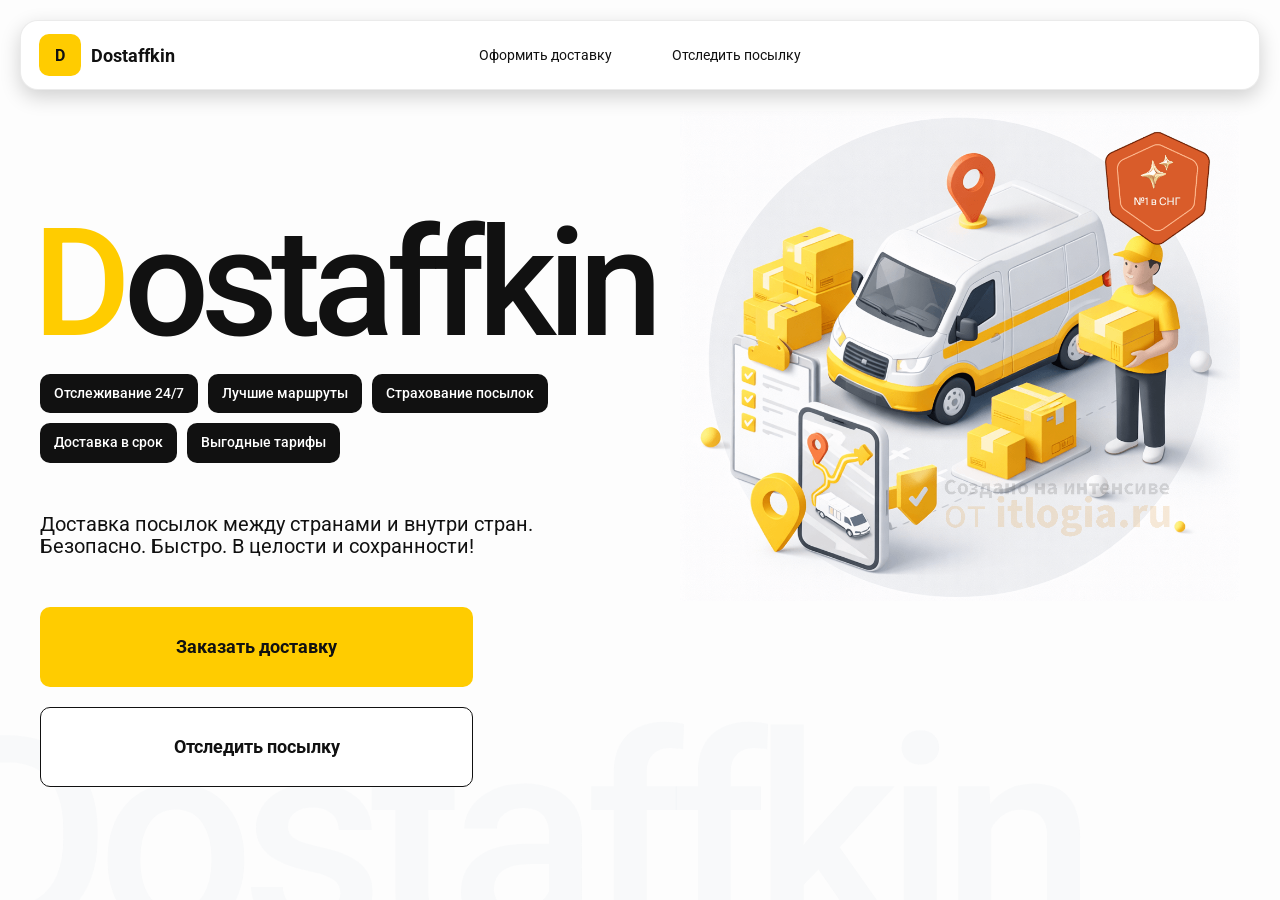
<file: index.html>
<!doctype html>
<html lang="ru">
  <head>
    <meta charset="utf-8" />
    <meta
      name="viewport"
      content="width=device-width,initial-scale=1,maximum-scale=1,user-scalable=0"
    />
    <title>
      Dostaffkin — Доставка посылок между странами и внутри стран. Безопасно.
      Быстро. В целости и сохранности!
    </title>

    <link href="styles/base.css" rel="stylesheet" />
    <link href="styles/base_adaptive.css" rel="stylesheet" />
    <link href="styles/index.css" rel="stylesheet" />
    <link href="styles/index_adaptive.css" rel="stylesheet" />
  </head>
  <body>
    <div class="container">
      <header class="header">
        <a class="header-brand" href="#">
          <div class="header-logo">D</div>
          <div class="header-title">Dostaffkin</div>
        </a>

        <nav class="header-menu">
          <a class="header-link" href="./order.html">Оформить <span>доставку</span></a>
          <a class="header-link" href="./track.html">Отследить <span>посылку</span></a>
        </nav>
      </header>

      <main class="main">
        <section class="main-info">
          <div class="main-title"><span>D</span>ostaffkin</div>
          <div class="main-features">
            <div class="main-feature">Отслеживание 24/7</div>
            <div class="main-feature">Лучшие маршруты</div>
            <div class="main-feature">Страхование посылок</div>
            <div class="main-feature">Доставка в срок</div>
            <div class="main-feature">Выгодные тарифы</div>
          </div>
          <div class="main-description">
            Доставка посылок между странами и внутри стран. Безопасно. Быстро. В
            целости и сохранности!
          </div>
          <div class="main-actions">
            <a class="button" type="button" href="./order.html"
              >Заказать доставку</a
            >
            <a class="button button-white" type="button" href="./track.html"
              >Отследить посылку</a
            >
          </div>
        </section>
        <div class="main-title-ghost">Dostaffkin</div>
        <section class="main-image">
          <img src="images/main-image.png" alt="Main image" />
        </section>
      </main>
    </div>
  </body>
</html>
</file>
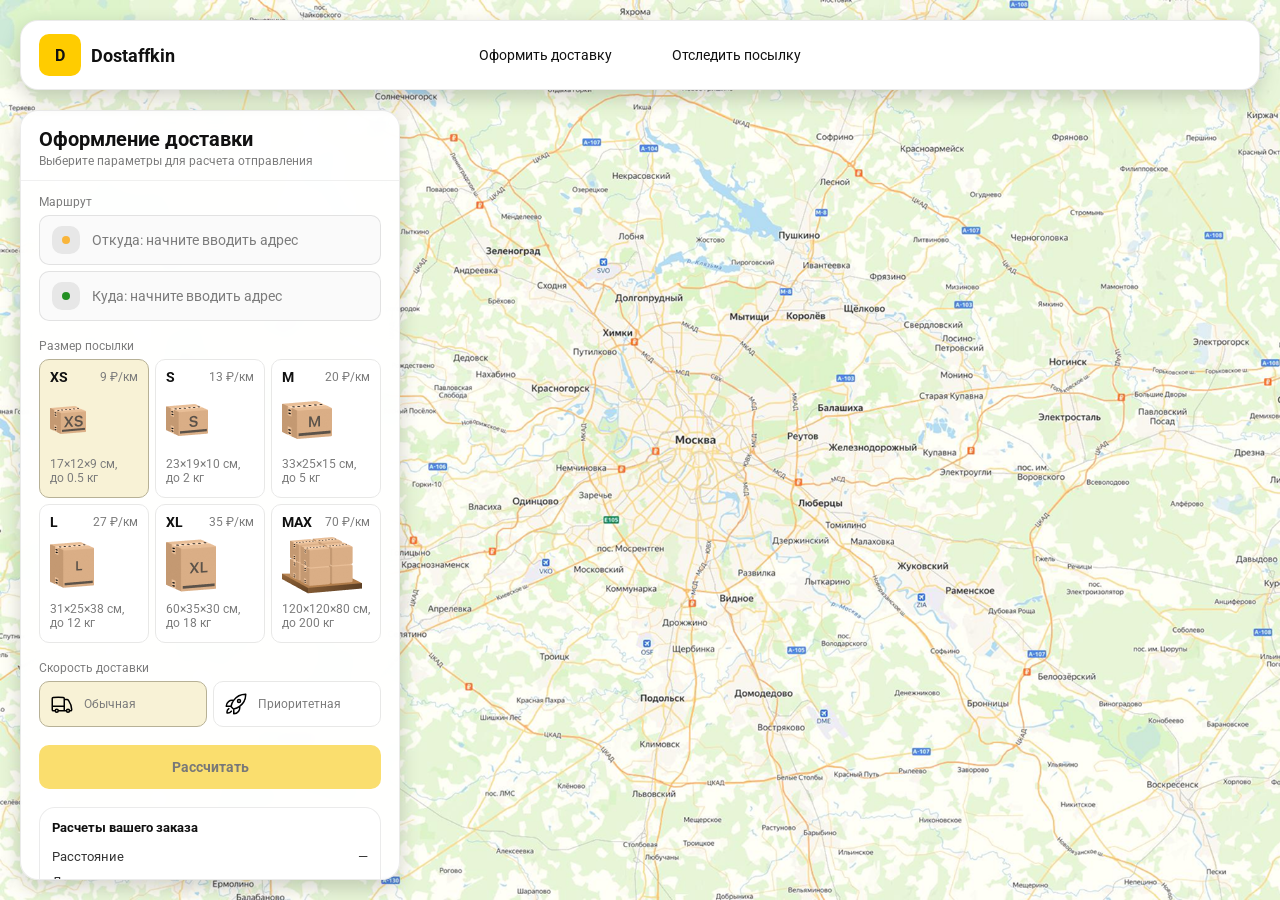
<file: order.html>
<!doctype html>
<html lang="ru">
  <head>
    <meta charset="utf-8" />
    <meta
      name="viewport"
      content="width=device-width,initial-scale=1,maximum-scale=1,user-scalable=0"
    />
    <title>Оформление доставки</title>

    <link rel="stylesheet" href="styles/base.css" />
    <link rel="stylesheet" href="styles/base_adaptive.css" />

    <link rel="stylesheet" href="styles/order.css" />
    <link rel="stylesheet" href="styles/order_adaptive.css" />
  </head>
  <body>
    <div id="map"></div>

    <header class="header">
      <a class="header-brand" href="./index.html">
        <div class="header-logo">D</div>
        <div class="header-title">Dostaffkin</div>
      </a>

      <nav class="header-menu">
        <a class="header-link" href="#">Оформить <span>доставку</span></a>
        <a class="header-link" href="./track.html"
          >Отследить <span>посылку</span></a
        >
      </nav>
    </header>

    <aside class="main" id="sidebar">
      <div class="main-header">
        <div class="main-title">Оформление доставки</div>
        <div class="main-text">Выберите параметры для расчета отправления</div>
      </div>
      <div class="main-content">
        <div class="main-route">
          <div class="main-block-title">Маршрут</div>
          <div class="main-fields">
            <div class="main-field" id="fromField">
              <div class="main-pin"></div>
              <input
                id="from"
                placeholder="Откуда: начните вводить адрес"
                autocomplete="off"
              />
              <div
                class="main-ac"
                id="fromAc"
                role="listbox"
                aria-label="Подсказки адресов"
              ></div>
            </div>

            <div class="main-field" id="toField">
              <div class="main-pin"></div>
              <input
                id="to"
                placeholder="Куда: начните вводить адрес"
                autocomplete="off"
              />
              <div
                class="main-ac"
                id="toAc"
                role="listbox"
                aria-label="Подсказки адресов"
              ></div>
            </div>
          </div>
        </div>
        <div class="main-package">
          <div class="main-block-title">Размер посылки</div>

          <div class="main-sizes">
            <div class="main-size-card is-active" data-value="xs">
              <div class="main-size-top">
                <div class="main-size-label">XS</div>
                <div class="main-size-rate">9 ₽/км</div>
              </div>
              <div class="main-size-media">
                <img src="images/sizes/xs.png" alt="Короб XS" />
              </div>
              <div class="main-size-description">
                17×12×9 см,<br />до 0.5 кг
              </div>
            </div>

            <div class="main-size-card" data-value="s">
              <div class="main-size-top">
                <div class="main-size-label">S</div>
                <div class="main-size-rate">13 ₽/км</div>
              </div>
              <div class="main-size-media">
                <img src="images/sizes/s.png" alt="Короб S" />
              </div>
              <div class="main-size-description">23×19×10 см,<br />до 2 кг</div>
            </div>

            <div class="main-size-card" data-value="m">
              <div class="main-size-top">
                <div class="main-size-label">M</div>
                <div class="main-size-rate">20 ₽/км</div>
              </div>
              <div class="main-size-media">
                <img src="images/sizes/m.png" alt="Короб M" />
              </div>
              <div class="main-size-description">33×25×15 см,<br />до 5 кг</div>
            </div>

            <div class="main-size-card" data-value="l">
              <div class="main-size-top">
                <div class="main-size-label">L</div>
                <div class="main-size-rate">27 ₽/км</div>
              </div>
              <div class="main-size-media">
                <img src="images/sizes/l.png" alt="Короб L" />
              </div>
              <div class="main-size-description">
                31×25×38 см,<br />до 12 кг
              </div>
            </div>

            <div class="main-size-card" data-value="xl">
              <div class="main-size-top">
                <div class="main-size-label">XL</div>
                <div class="main-size-rate">35 ₽/км</div>
              </div>
              <div class="main-size-media">
                <img src="images/sizes/xl.png" alt="Короб XL" />
              </div>
              <div class="main-size-description">
                60×35×30 см,<br />до 18 кг
              </div>
            </div>

            <div class="main-size-card" data-value="max">
              <div class="main-size-top">
                <div class="main-size-label">MAX</div>
                <div class="main-size-rate">70 ₽/км</div>
              </div>
              <div class="main-size-media main-size-media-palleta">
                <img src="images/sizes/max.png" alt="Паллета" />
              </div>
              <div class="main-size-description">
                120×120×80 см,<br />до 200 кг
              </div>
            </div>
          </div>
        </div>

        <div class="main-speed">
          <div class="main-block-title">Скорость доставки</div>

          <div class="main-speeds">
            <div class="main-speed-card is-active" data-value="regular">
              <img
                class="main-speed-media"
                src="images/icons/regular.svg"
                alt="Regular"
              />
              <div class="main-speed-description">Обычная</div>
            </div>
            <div class="main-speed-card" data-value="fast">
              <img
                class="main-speed-media"
                src="images/icons/fast.svg"
                alt="Fast"
              />
              <div class="main-speed-description">Приоритетная</div>
            </div>
          </div>
        </div>

        <div class="main-calculate-block">
          <button
            id="calc"
            class="button calculate-button"
            type="button"
            disabled
          >
            Рассчитать
          </button>
        </div>
        <div class="main-result" id="result">
          <div class="main-result-title">Расчеты вашего заказа</div>
          <div class="main-result-lines">
            <div class="main-result-line">
              <span>Расстояние</span><span id="distanceValue">—</span>
            </div>
            <div class="main-result-line">
              <span>Доставим через</span><span id="durationValue">—</span>
            </div>
            <div class="main-result-line">
              <span>Тариф</span><span id="rateValue">—</span>
            </div>
          </div>
          <div class="main-price">
            <div class="main-price-label">Итого</div>
            <div class="main-price-value" id="totalValue">—</div>
          </div>
        </div>
        <div class="main-order-box">
          <div class="main-order-form" id="orderForm">
            <div class="main-order-title">Оформление доставки</div>
            <div class="main-block-info-row">
              <div class="main-block-title">Контакты</div>
              <div class="order-fields">
                <div class="main-field">
                  <input
                    id="customerName"
                    placeholder="Ваше имя"
                    autocomplete="off"
                  />
                </div>
                <div class="main-field">
                  <input
                    id="customerPhone"
                    placeholder="Ваш телефон"
                    autocomplete="off"
                    inputmode="tel"
                  />
                </div>
              </div>
            </div>
            <div class="main-block-info-row extra-info">
              <div class="main-block-title">Дополнительная информация</div>
              <div class="main-field textarea">
                <textarea
                  id="comment"
                  placeholder="Детали доставки и комментарии"
                ></textarea>
              </div>
            </div>
            <button
              id="submit"
              class="button main-submit-request"
              type="button"
              disabled
            >
              Отправить заявку
            </button>
          </div>

          <div class="main-order-success" id="orderSuccess">
            <div class="main-success-icon">✓</div>
            <div class="main-success-title">Заявка отправлена!</div>
            <div class="main-success-title">
              Номер отправления – <span id="orderId"></span>
            </div>
            <div class="main-success-subtitle">Мы скоро свяжемся с вами</div>
          </div>
        </div>
      </div>
    </aside>
  </body>
</html>
</file>
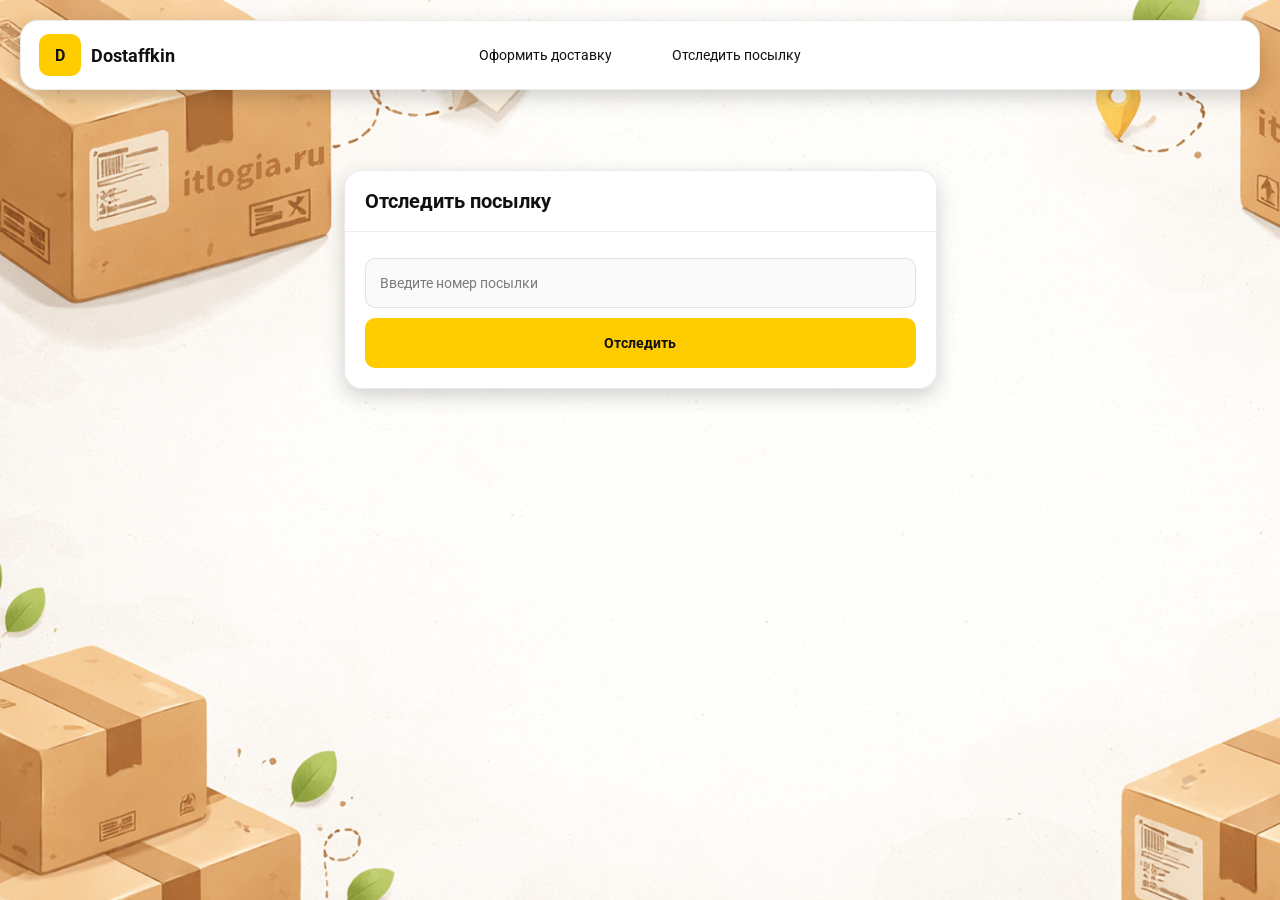
<file: track.html>
<!doctype html>
<html lang="ru">
  <head>
    <meta charset="utf-8" />
    <meta
      name="viewport"
      content="width=device-width,initial-scale=1,maximum-scale=1,user-scalable=0"
    />
    <title>Отследить посылку</title>
    <link rel="stylesheet" href="styles/base.css" />
    <link rel="stylesheet" href="styles/base_adaptive.css" />

    <link rel="stylesheet" href="styles/track.css" />
    <link rel="stylesheet" href="styles/track_adaptive.css" />
  </head>
  <body>
    <div class="container">
      <header class="header">
        <a class="header-brand" href="./index.html">
          <div class="header-logo">D</div>
          <div class="header-title">Dostaffkin</div>
        </a>

        <nav class="header-menu">
          <a class="header-link" href="./order.html">Оформить <span>доставку</span></a>
          <a class="header-link" href="#">Отследить <span>посылку</span></a>
        </nav>
      </header>
      <main class="track-content">
        <section class="track-card track-search">
          <div class="track-title">Отследить посылку</div>
          <div class="track-action">
            <div class="main-field track-field">
              <input
                id="trackNumber"
                placeholder="Введите номер посылки"
                autocomplete="off"
              />
            </div>
            <button id="trackButton" class="button track-button" type="button">
              Отследить
            </button>
          </div>
        </section>

        <section class="track-card track-result" id="trackResult">
          <div class="track-result-header">
            <div class="track-id" id="trackIdValue"></div>
            <div class="track-routes">
              <div class="track-route">
                <div class="track-route-pin">
                  <svg
                    xmlns="http://www.w3.org/2000/svg"
                    fill="none"
                    viewBox="0 0 24 24"
                    stroke-width="1.5"
                    stroke="orange"
                    class="size-6"
                  >
                    <path
                      stroke-linecap="round"
                      stroke-linejoin="round"
                      d="M15 10.5a3 3 0 1 1-6 0 3 3 0 0 1 6 0Z"
                    />
                    <path
                      stroke-linecap="round"
                      stroke-linejoin="round"
                      d="M19.5 10.5c0 7.142-7.5 11.25-7.5 11.25S4.5 17.642 4.5 10.5a7.5 7.5 0 1 1 15 0Z"
                    />
                  </svg>
                </div>
                <div class="track-route-address" id="trackFromValue">
                  Откуда: Москва, улица Арбат, 1
                </div>
              </div>
              <div class="track-route track-route-arrow">
                <svg
                  xmlns="http://www.w3.org/2000/svg"
                  fill="none"
                  viewBox="0 0 24 24"
                  stroke-width="1.5"
                  stroke="currentColor"
                  class="size-6"
                >
                  <path
                    stroke-linecap="round"
                    stroke-linejoin="round"
                    d="M19.5 13.5 12 21m0 0-7.5-7.5M12 21V3"
                  />
                </svg>
              </div>
              <div class="track-route">
                <div class="track-route-pin">
                  <svg
                    xmlns="http://www.w3.org/2000/svg"
                    fill="none"
                    viewBox="0 0 24 24"
                    stroke-width="1.5"
                    stroke="green"
                    class="size-6"
                  >
                    <path
                      stroke-linecap="round"
                      stroke-linejoin="round"
                      d="M15 10.5a3 3 0 1 1-6 0 3 3 0 0 1 6 0Z"
                    />
                    <path
                      stroke-linecap="round"
                      stroke-linejoin="round"
                      d="M19.5 10.5c0 7.142-7.5 11.25-7.5 11.25S4.5 17.642 4.5 10.5a7.5 7.5 0 1 1 15 0Z"
                    />
                  </svg>
                </div>
                <div class="track-route-address" id="trackToValue">
                  Куда: Минск, проспект Независимости, 58
                </div>
              </div>
            </div>
          </div>
          <div class="track-info">
            <div class="track-status-title">Статус данной посылки:</div>
            <div class="track-status-list" id="trackStatusList">
              <div class="track-status created">
                <img
                  src="images/icons/created.svg"
                  class="track-status-icon"
                  alt="Created"
                />
                <div class="track-status-text">
                  <div class="track-status-text-state">Создан</div>
                  <div class="track-status-text-date">10.01.2026</div>
                </div>
              </div>

              <div class="track-status in-way">
                <img
                  src="images/icons/in-way.svg"
                  class="track-status-icon"
                  alt="In way"
                />
                <div class="track-status-text">
                  <div class="track-status-text-state">В пути: Москва</div>
                  <div class="track-status-text-date">18.01.2026</div>
                </div>
              </div>

              <div class="track-status ready">
                <img
                  src="images/icons/ready.svg"
                  class="track-status-icon"
                  alt="Ready"
                />
                <div class="track-status-text">
                  <div class="track-status-text-state">Готов к выдаче</div>
                  <div class="track-status-text-date">25.01.2026</div>
                </div>
              </div>

              <div class="track-status done">
                <img
                  src="images/icons/done.svg"
                  class="track-status-icon"
                  alt="Done"
                />
                <div class="track-status-text">
                  <div class="track-status-text-state">Вручен</div>
                  <div class="track-status-text-date">27.01.2026</div>
                </div>
              </div>
            </div>
          </div>
        </section>
      </main>
    </div>
  </body>
</html>
</file>
<file: styles/base.css>
*, *::before, *::after {
    box-sizing: border-box;
}

@font-face {
    font-family: "Roboto";
    src: url("../fonts/Roboto-Regular.ttf");
    font-weight: normal;
}

@font-face {
    font-family: "Roboto";
    src: url("../fonts/Roboto-Bold.ttf");
    font-weight: bold;
}

@font-face {
    font-family: "Roboto";
    src: url("../fonts/Roboto-Medium.ttf");
    font-weight: 500;
}


html, body {
    margin: 0;
    color: #111111;
    font-family: "Roboto", sans-serif;
}

body {
    background: #FDFDFD;
}

.header {
    border-radius: 18px;
    box-shadow: 0 7px 20px 0 #0000002E;
    backdrop-filter: blur(10px);
    background: #ffffff;
    left: 20px;
    border: 1px solid rgba(0, 0, 0, 0.08);
    position: fixed;
    right: 20px;
    top: 20px;
    padding: 14px 18px;
    height: 70px;
    display: flex;
    align-items: center;
    z-index: 6;
}

.header-brand {
    display: flex;
    align-items: center;
    text-decoration: none;
    gap: 10px;
}

.header-logo {
    width: 42px;
    height: 42px;
    border-radius: 10px;
    background: #FFCC00;
    display: grid;
    place-items: center;
    font-weight: bold;
    color: #111;
}

.header-title {
    font-size: 18px;
    font-weight: bold;
    color: #111111;
    text-decoration: none;
}

.header-menu {
    display: flex;
    align-items: center;
    gap: 60px;
    margin: 0;
    position: absolute;
    left: 50%;
    transform: translateX(-50%);
}

.header-link {
    font-size: 14px;
    color: #111111;
    text-decoration: none;
}

.button {
    border: 0;
    outline: none;
    height: 44px;
    border-radius: 10px;
    font-size: 14px;
    font-weight: bold;
    cursor: pointer;
    font-family: inherit;
    transition: transform .08s ease, opacity .12s ease;
    background: #ffcc00;
    color: #111111;
    text-align: center;
    text-decoration: none;
}

.button:hover {
    background-color: #E5BC19;
}

.button:disabled {
    cursor: not-allowed;
    background-color: #FADE6E;
    color: #787878;
    transform: none;
}

.button.button-white {
    background: #ffffff;
    border: 1px solid #111111;
}

.button.button-white:hover {
    background: rgb(241 241 241);
}

.main-field {
    display: flex;
    align-items: center;
    margin-top: 6px;
    gap: 10px;
    border: 1px solid #1111111A;
    background: #FAFAFA;
    border-radius: 10px;
    padding: 10px 12px;
    position: relative;
    box-sizing: border-box;
    height: 50px;
}

.main-field.textarea {
    height: auto;
}

.main-pin {
    width: 28px;
    height: 28px;
    border-radius: 10px;
    background: rgba(17, 17, 17, 0.08);
    display: grid;
    place-items: center;
    flex: 0 0 auto;
    position: relative;
}

.main-pin::before {
    content: "";
    width: 8px;
    height: 8px;
    border-radius: 999px;
    background: orange;
    opacity: .75;
    display: block;
}

.main-field:last-child .main-pin::before {
    background: green;
    opacity: .85;
}

input, textarea {
    width: 100%;
    border: 0;
    outline: none;
    background: transparent;
    font-size: 14px;
    color: #111111;
    font-family: inherit;
}

textarea {
    resize: vertical;
    min-height: 72px;
    padding: 2px 0;
}

input::placeholder, textarea::placeholder {
    color: #7C7C7C;
}

.main-field:focus-within {
    border-color: rgba(0, 0, 0, 0.20);
    box-shadow: 0 0 0 4px rgba(255, 204, 0, 0.35);
    background: rgba(255, 255, 255, 0.75);
}
</file>
<file: styles/base_adaptive.css>
@media (max-width: 767px) {
    .header {
        left: 10px;
        right: 10px;
        top: 10px;
    }

    .header-link span {
        display: none;
    }

    .header-menu {
        gap: 20px;
        justify-content: flex-start;
        margin: 0 0 0 30px;
        position: static;
        transform: none;
    }
}

@media (max-width: 420px) {
    .header-title {
        display: none;
    }
}

@media (max-width: 374px) {
    .header-menu {
        gap: 10px;
        margin: 0 0 0 10px;
    }
}
</file>
<file: styles/index.css>
.container {
    overflow: hidden;
    min-height: 100vh;
}

.main {
    padding: 111px 40px 40px;
    position: relative;
    display: flex;
}

.main-info {
    max-width: 840px;
    width: 100%;
    position: relative;
}

.main-title {
    margin-top: 98px;
    font-weight: 500;
    font-size: 200px;
    line-height: 1;
    letter-spacing: -0.05em;
    color: #111111;
    left: -15px;
    position: relative;
}

.main-title span {
    color: #ffcc00;
}

.main-features {
    margin-top: 15px;
    display: flex;
    flex-wrap: wrap;
    gap: 10px;
}

.main-feature {
    background: #111111;
    color: #ffffff;
    padding: 12px 14px;
    font-weight: 500;
    font-size: 14px;
    line-height: 1.1;
    border-radius: 10px;
}

.main-description {
    margin-top: 50px;
    max-width: 500px;
    font-size: 20px;
    line-height: 1.1;
    color: #111111;
}

.main-actions {
    margin-top: 50px;
    display: flex;
    flex-direction: column;
    gap: 20px;
}

.main-actions .button {
    height: 80px;
    width: 433px;
    font-size: 18px;
    font-weight: bold;
    place-items: center;
    display: grid;
}

.main-title-ghost {
    position: absolute;
    z-index: -1;
    left: -70px;
    bottom: -150px;
    font-weight: 500;
    font-size: 278px;
    line-height: 1;
    letter-spacing: -0.05em;
    color: #ECEDF04D;
}

.main-image {
    width: 1024px;
    top: 100px;
    z-index: -2;
}

.main-image img {
    width: 100%;
    max-width: 1024px;
    height: auto;
    display: block;
}
</file>
<file: styles/index_adaptive.css>
@media (max-width: 1760px) {
    .main-title {
        font-size: 150px;
        left: -7px;
    }

    .main-info {
        max-width: 640px;
    }
}

@media (max-width: 1200px) {
    .main-info {
        max-width: 540px;
    }

    .main {
        padding: 111px 20px 20px;
    }

    .main-title {
        font-size: 120px;
        left: -4px;
    }

    .main-title-ghost {
        font-size: 220px;
    }
}

@media (max-width: 1024px) {
    .main-title {
        margin-top: 30px;
    }

    .main {
        flex-direction: column-reverse;
    }

    .main-image {
        max-width: 350px;
        position: absolute;
        left: 370px;
        top: 370px;
    }

    .main-info {
        max-width: 100%;
    }

    .main-actions {
        gap: 10px;
    }

    .main-actions .button {
        height: 50px;
        font-size: 14px;
        width: auto;
        max-width: 300px;
    }

    .main-description {
        max-width: 350px;
    }
}

@media (max-width: 570px) {
    .main-title {
        font-size: 88px;
    }

    .main-description {
        max-width: 100%
    }

    .main-actions {
       width: 100%;
    }

    .main-actions .button {
        width: 100%;
        max-width: 100%
    }

    .main-image {
        max-width: 650px;
        position: absolute;
        left: 170px;
        top: 70px;
        opacity: 0.2;
    }
}

@media (max-width: 400px) {
    .main-title {
        font-size: 70px;
    }
}
</file>
<file: styles/order.css>
#map {
    background-image: url("../images/order-bg.png");
    background-size: cover;
    position: fixed;
    inset: 0;
}

.main {
    border-radius: 18px;
    box-shadow: 0 7px 20px 0 #0000002E;
    backdrop-filter: blur(10px);
    background: rgba(255, 255, 255, 0.96);
    left: 20px;
    border: 1px solid rgba(0, 0, 0, 0.08);
    position: fixed;
    top: 110px;
    bottom: 20px;
    width: 380px;
    display: flex;
    flex-direction: column;
    overflow: hidden;
    z-index: 5;
}

.main-header {
    padding: 18px 18px 12px 18px;
    border-bottom: 1px solid rgba(0, 0, 0, 0.06);
    display: flex;
    flex-direction: column;
}

.main-title {
    font-size: 20px;
    line-height: 100%;
    font-weight: bold;
}

.main-text {
    font-size: 12px;
    margin-top: 5px;
    color: #7C7C7C;
}

.main-content {
    padding: 14px 18px 18px 18px;
    overflow: auto;
    scrollbar-width: none;
    display: flex;
    flex-direction: column;
    gap: 18px;
    flex: 1;
}

.main-block-title {
    font-size: 12px;
    color: #7C7C7C;
}

.main-route .main-block-title,
.main-package .main-block-title {
    margin-bottom: 6px;
}

.main-sizes {
    display: grid;
    gap: 6px;
    grid-template-columns: repeat(3, 1fr);
}

.main-size-card {
    border: 1px solid #E8E8E7;
    background: #FFFFFF;
    border-radius: 10px;
    padding: 10px;
    cursor: pointer;
    user-select: none;
    transition: transform .08s ease, border-color .12s ease, background .12s ease;
    min-height: 139px;
}

.main-size-card:hover {
    transform: translateY(-1px);
}

.main-size-card.is-active {
    background-color: #F8F2D6;
    border-color: #B7B196;
}

.main-size-top {
    display: flex;
    align-items: center;
    justify-content: space-between;
}

.main-size-label {
    font-weight: bold;
    font-size: 14px;
    color: #111111;
    line-height: 100%;
}

.main-size-rate {
    font-size: 12px;
    color: #7C7C7C;
    line-height: 100%;
}

.main-size-media {
    margin-top: 8px;
    height: 57px;
}

.main-size-description {
    margin-top: 8px;
    font-size: 12px;
    color: #7C7C7C;
    line-height: 1.2;
}

.calculate-button {
    width: 100%;
}

.main-result {
    border: 1px solid rgba(0, 0, 0, 0.08);
    background: rgba(255, 255, 255, 0.75);
    border-radius: 16px;
    padding: 12px;
    line-height: 1.25;
}

.main-result-title {
    font-weight: bold;
    font-size: 13px;
    color: #111111;
    margin-bottom: 13px;
}

.main-result-lines {
    gap: 8px;
    display: flex;
    flex-direction: column;
}

.main-result-line {
    font-size: 13px;
    color: rgba(17, 17, 17, 0.85);
    display: flex;
    justify-content: space-between;
}

.main-price {
    margin-top: 18px;
    padding-top: 10px;
    border-top: 1px dashed rgba(0, 0, 0, 0.12);
    display: flex;
    align-items: baseline;
    justify-content: space-between;
}

.main-price-label {
    font-size: 12px;
    color: rgba(17, 17, 17, 0.55);
}

.main-price-value {
    font-size: 20px;
    font-weight: bold;
    color: #111111;
    letter-spacing: -0.3px;
}

.main-order-box {
    background: #ffffff;
    border: 1px solid #E8E8E7;
    border-radius: 10px;
    padding: 12px;
}

.main-order-title {
    margin-bottom: 8px;
    font-weight: bold;
    font-size: 14px;
    color: #111111;
}

.main-block-info {
    display: flex;
    flex-direction: column;
    gap: 6px;
}

.order-fields {
    display: grid;
    grid-template-columns: 1fr 1fr;
    column-gap: 10px;
    margin-top: 6px;
}

.main-block-info-row.extra-info {
    display: block;
    margin-top: 13px;
}

.main-submit-request {
    width: 100%;
    margin-top: 6px;
}

.main-order-success {
    display: none;
    text-align: center;
    padding: 22px 12px;
    gap: 12px;
}

.main-order-success.is-visible {
    display: flex;
    flex-direction: column;
    align-items: center;
}

.main-success-icon {
    width: 56px;
    height: 56px;
    border-radius: 50%;
    background: #16a34a;
    color: #ffffff;
    display: grid;
    place-items: center;
    font-size: 30px;
}

.main-success-title {
    font-size: 14px;
    font-weight: bold;
    color: #111111;
}

.main-success-subtitle {
    font-size: 12px;
    color: rgba(17, 17, 17, 0.55);
    line-height: 1.3;
}

.main-speed .main-block-title {
    margin-bottom: 6px;
}

.main-speeds {
    display: grid;
    gap: 6px;
    grid-template-columns: repeat(2, 1fr);
}

.main-speed-card {
    border: 1px solid #E8E8E7;
    background: #FFFFFF;
    border-radius: 10px;
    padding: 10px;
    cursor: pointer;
    user-select: none;
    transition: transform .08s ease, border-color .12s ease, background .12s ease;
    display: flex;
    align-items: center;
    gap: 10px;
}

.main-speed-card:hover {
    transform: translateY(-1px);
}

.main-speed-card.is-active {
    background-color: #F8F2D6;
    border-color: #B7B196;
}

.main-speed-description {
    font-size: 12px;
    color: #7C7C7C;
    line-height: 1.2;
}
</file>
<file: styles/order_adaptive.css>
@media (max-width: 767px) {
    .main {
        left: 10px;
        right: 10px;
        top: 50%;
        bottom: 12px;
        width: auto;
        max-width: none;
    }
}

@media (max-width: 420px) {
    .main-sizes {
        grid-template-columns: repeat(2, 1fr);
    }
}
</file>
<file: styles/track.css>
.container {
    background: #F4F4F4 url("../images/track-bg.png");
    background-size: cover;
    min-height: 100vh;
    padding: 170px 0 50px 0;
}

.track-content {
    width: 593px;
    margin: 0 auto;
}

.track-card {
    width: 100%;
    border-radius: 18px;
    box-shadow: 0 7px 20px 0 #0000002E;
    backdrop-filter: blur(10px);
    background: rgba(255, 255, 255, 0.96);
    border: 1px solid rgba(0, 0, 0, 0.08);
}

.track-title {
    font-size: 20px;
    line-height: 100%;
    font-weight: bold;
    border-bottom: 1px solid #EEEEEE;
    padding: 20px;
}

.track-action {
    padding: 20px;
}

.track-button {
    width: 100%;
    height: 50px;
}

.track-field {
    margin-bottom: 10px;
}

.track-result {
    margin-top: 5px;
    display: none;
}

.track-result.is-visible {
    display: block;
}

.track-result-header {
    font-weight: bold;
    font-size: 14px;
    color: #111111;
    padding: 20px;
    border-bottom: 1px solid #EEEEEE;
}

.track-id {
    margin-bottom: 12px;
    font-size: 20px;
}

.track-routes {
    display: flex;
    flex-direction: column;
    gap: 10px;
    font-weight: normal;
}

.track-route {
    display: flex;
    align-items: center;
    gap: 10px;
}

.track-route-pin {
    width: 24px;
    height: 24px;
    flex-shrink: 0;
}

.track-route-arrow {
    padding: 15px 0;
    width: 24px;
    height: 24px;
}

.track-info {
    padding: 20px;
}

.track-status {
    display: flex;
    align-items: center;
    font-size: 12px;
    gap: 10px;
}

.track-status-title {
    font-size: 14px;
    color: #111111;
    margin-bottom: 20px;
}

.track-status-list {
    display: flex;
    flex-direction: column;
    gap: 15px;
}

.track-status-icon {
    width: 40px;
    height: 40px;
    border-radius: 50%;
    background: rgba(17, 17, 17, 0.08);
    display: grid;
    place-items: center;
    flex: 0 0 auto;
}

.track-status.created .track-status-icon {
    background-color: #F1CB00;
}

.track-status.in-way .track-status-icon {
    background-color: #F08A11;
}

.track-status.ready .track-status-icon {
    background-color: #A35D0A;
}

.track-status.done .track-status-icon {
    background-color: #37C93B;
}

.track-status-text {
    display: flex;
    align-items: center;
    justify-content: space-between;
    color: #111111;
    font-size: 12px;
    flex: 1;
}

.track-status-date {
    color: rgba(17, 17, 17, 0.55);
}
</file>
<file: styles/track_adaptive.css>
@media (max-width: 767px) {
    .container {
        padding: 130px 0 50px 0;
    }

    .track-content {
        width: 100%;
        padding-left: 10px;
        padding-right: 10px;
    }

    .track-result-header {
        padding: 20px;
    }
}
</file>
